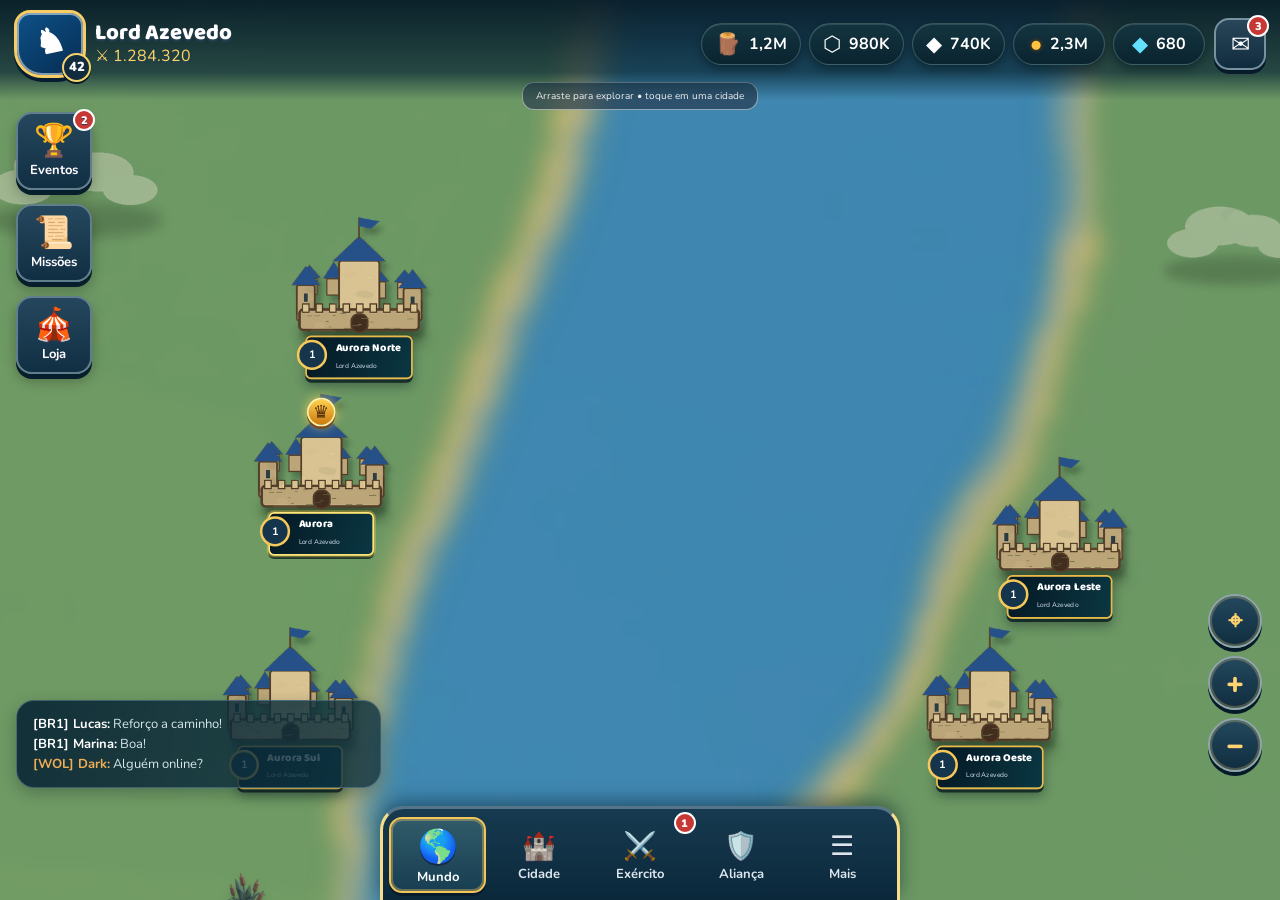
<file: index.html>
<!DOCTYPE html>
<html lang="pt-BR">
<head>
  <meta charset="UTF-8">
  <meta name="viewport" content="width=device-width, initial-scale=1, viewport-fit=cover">
  <meta name="theme-color" content="#79cceb">
  <title>Warlord — Reino de Valoria</title>
  <link rel="preconnect" href="https://fonts.googleapis.com">
  <link rel="preconnect" href="https://fonts.gstatic.com" crossorigin>
  <link href="https://fonts.googleapis.com/css2?family=Baloo+2:wght@600;700;800&amp;family=Nunito:wght@700;800;900&amp;display=swap" rel="stylesheet">
  <link rel="stylesheet" href="styles.css">
</head>
<body>
  <main class="game" aria-label="Mapa do reino de Valoria">
    <section class="world-viewport" id="world-viewport" aria-label="Mundo 3D interativo. Arraste para mover e use os controles para ampliar.">
      <div class="clouds" aria-hidden="true"><img src="assets/painted/cloud_01.webp" alt=""><img src="assets/painted/cloud_02.webp" alt=""></div>
      <div class="world" id="world">
        <div class="terrain">
          <canvas class="terrain-canvas" id="terrain-canvas" aria-hidden="true"></canvas>
          <div class="map-objects" id="map-objects" aria-hidden="true"></div>
          <div id="cities"></div>
          <div id="marches"></div>
        </div>
      </div>
      <p class="map-hint" id="map-hint">Arraste para explorar • toque em uma cidade</p>
    </section>

    <header class="top-hud" aria-label="Status do jogador">
      <button class="avatar hud-button" aria-label="Abrir perfil"><span class="wolf-mark">♞</span><i>42</i></button>
      <div class="player-summary"><strong>Lord Azevedo</strong><span>⚔ 1.284.320</span></div>
      <div class="resources" aria-label="Recursos">
        <button class="resource" aria-label="Madeira: 1,2 milhão"><span>🪵</span><b>1,2M</b></button>
        <button class="resource" aria-label="Pedra: 980 mil"><span>⬡</span><b>980K</b></button>
        <button class="resource metal" aria-label="Metal: 740 mil"><span>◆</span><b>740K</b></button>
        <button class="resource coins" aria-label="Moedas: 2,3 milhões"><span>●</span><b>2,3M</b></button>
        <button class="resource premium" aria-label="Gemas: 680"><span>◆</span><b>680</b></button>
      </div>
      <button class="round-button notification" aria-label="Mensagens, 3 novas">✉<i>3</i></button>
    </header>

    <nav class="side-actions" aria-label="Atalhos">
      <button class="action-button" data-toast="Eventos do reino"><span>🏆</span><b>Eventos</b><i>2</i></button>
      <button class="action-button" data-toast="Missões diárias"><span>📜</span><b>Missões</b></button>
      <button class="action-button" data-toast="Loja do reino"><span>🎪</span><b>Loja</b></button>
    </nav>

    <div class="zoom-controls" aria-label="Controles do mapa">
      <button id="zoom-in" aria-label="Aproximar">+</button>
      <button id="zoom-out" aria-label="Afastar">−</button>
      <button id="recenter" aria-label="Centralizar mapa">⌖</button>
    </div>

    <aside class="city-panel" id="city-panel" aria-live="polite" aria-hidden="true">
      <button class="close-panel" id="close-panel" aria-label="Fechar detalhes">×</button>
      <div class="city-crest" id="panel-crest">♜</div>
      <div class="city-copy">
        <span id="panel-owner">Aliança</span>
        <h2 id="panel-name">Cidade</h2>
        <p><b id="panel-level">Nível 1</b> · <span id="panel-troops">0 tropas</span></p>
      </div>
      <div class="city-actions">
        <button id="capital-action" hidden><span>♛</span><span id="capital-label">Mover centro</span></button>
        <button class="primary" id="attack-action"><span>⚔</span><span id="attack-label">Atacar</span></button>
        <button data-action="Batedor enviado"><span>🔭</span>Espionar</button>
      </div>
    </aside>

    <dialog class="attack-dialog" id="attack-dialog">
      <form method="dialog" id="attack-form">
        <button class="close-panel" value="cancel" aria-label="Cancelar ataque">×</button>
        <span class="dialog-kicker">ORDEM DE MARCHA</span>
        <h2><span id="attack-origin">Origem</span> → <span id="attack-target">Destino</span></h2>
        <label for="attack-troops">Tropas enviadas</label>
        <div class="troop-input"><input id="attack-troops" name="troops" type="number" min="1" step="1" required><button type="button" id="attack-max">MÁX.</button></div>
        <div class="attack-estimate"><span>Distância <b id="attack-distance">0</b></span><span>Chegada <b id="attack-duration">00:00</b></span></div>
        <p class="form-error" id="attack-error" role="alert"></p>
        <button class="confirm-attack" value="confirm">Confirmar ataque</button>
      </form>
    </dialog>

    <aside class="attack-alert" id="attack-alert" hidden><button id="focus-attack"><strong>⚠ ATAQUE RECEBIDO</strong><span id="alert-time">00:00</span></button></aside>

    <aside class="alliance-chat" aria-label="Conversa da aliança">
      <p><b>[BR1] Lucas:</b> Reforço a caminho!</p>
      <p><b>[BR1] Marina:</b> Boa!</p>
      <p><b class="enemy-chat">[WOL] Dark:</b> Alguém online?</p>
    </aside>

    <dialog class="battle-report" id="battle-report">
      <form method="dialog">
        <span class="dialog-kicker">RELATÓRIO DE BATALHA</span>
        <h2 id="report-result">VITÓRIA</h2>
        <div id="report-content"></div>
        <button class="confirm-attack">Voltar ao mapa</button>
      </form>
    </dialog>

    <nav class="bottom-nav" aria-label="Navegação principal">
      <button class="active"><span>🌎</span><b>Mundo</b></button>
      <button data-toast="Gestão da sua cidade"><span>🏰</span><b>Cidade</b></button>
      <button class="army-nav" data-toast="Exércitos em marcha"><span>⚔️</span><b>Exército</b><i>1</i></button>
      <button data-toast="Aliança Guardiões"><span>🛡️</span><b>Aliança</b></button>
      <button data-toast="Mais opções"><span>☰</span><b>Mais</b></button>
    </nav>
    <div class="toast" id="toast" role="status" aria-live="polite"></div>
  </main>
  <script src="battle-engine.js"></script>
  <script src="city-assets.js"></script>
  <script src="map-assets.js"></script>
  <script src="map-definition.js"></script>
  <script src="terrain-renderer.js"></script>
  <script src="world-state.js"></script>
  <script src="script.js"></script>
</body>
</html>
</file>
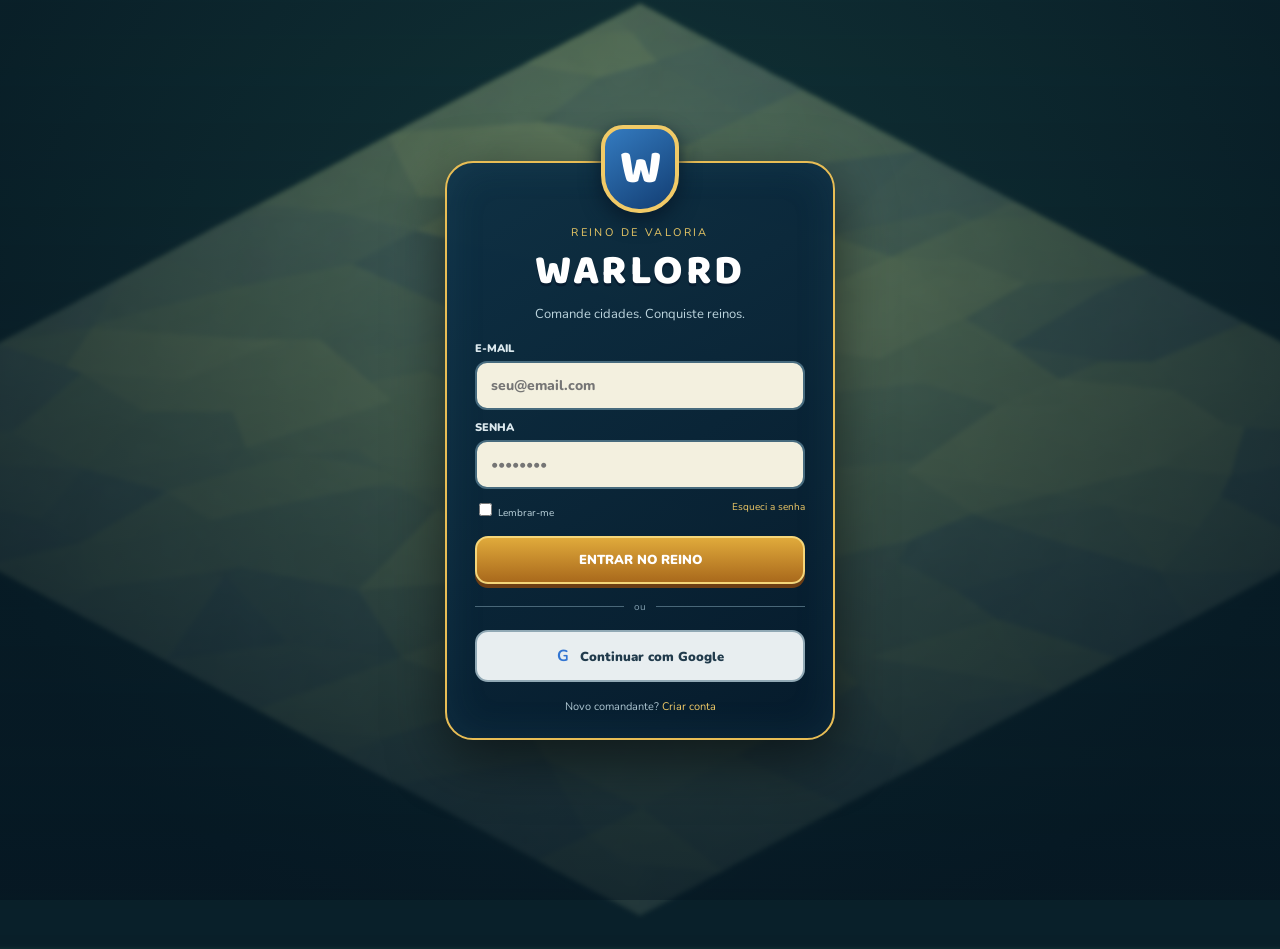
<file: login.html>
<!DOCTYPE html>
<html lang="pt-BR">
<head>
  <meta charset="UTF-8">
  <meta name="viewport" content="width=device-width,initial-scale=1,viewport-fit=cover">
  <title>Warlord — Entrar</title>
  <link rel="preconnect" href="https://fonts.googleapis.com">
  <link rel="preconnect" href="https://fonts.gstatic.com" crossorigin>
  <link href="https://fonts.googleapis.com/css2?family=Baloo+2:wght@700;800&amp;family=Nunito:wght@700;800;900&amp;display=swap" rel="stylesheet">
  <link rel="stylesheet" href="login.css">
</head>
<body>
  <main class="login-world">
    <div class="login-map" aria-hidden="true"></div>
    <section class="login-card" aria-labelledby="login-title">
      <div class="brand-crest">W</div>
      <p class="eyebrow">REINO DE VALORIA</p>
      <h1 id="login-title">WARLORD</h1>
      <p class="welcome">Comande cidades. Conquiste reinos.</p>
      <form>
        <label for="email">E-mail</label>
        <input id="email" type="email" placeholder="seu@email.com" autocomplete="email">
        <label for="password">Senha</label>
        <input id="password" type="password" placeholder="••••••••" autocomplete="current-password">
        <div class="form-links"><label><input type="checkbox"> Lembrar-me</label><a href="#">Esqueci a senha</a></div>
        <button class="login-button" type="submit">ENTRAR NO REINO</button>
        <div class="divider"><span>ou</span></div>
        <button class="google-button" type="button"><b>G</b> Continuar com Google</button>
      </form>
      <p class="signup">Novo comandante? <a href="#">Criar conta</a></p>
    </section>
  </main>
</body>
</html>
</file>
<file: styles.css>
:root { --ink:#263555; --cream:#fff8df; --gold:#ffc84a; --blue:#4076d9; --red:#e85a4f; }
* { box-sizing:border-box; }
html, body { height:100%; overflow:hidden; }
body { margin:0; color:var(--ink); font-family:"Nunito",sans-serif; background:#78cae8; user-select:none; }
button { color:inherit; font:inherit; -webkit-tap-highlight-color:transparent; }
.game { position:relative; width:100%; height:100%; min-height:560px; overflow:hidden; }

.world-viewport { position:absolute; inset:0; overflow:hidden; cursor:grab; touch-action:none; background:#315d46; }
.world-viewport.dragging { cursor:grabbing; }
.world-viewport::after { position:absolute; inset:0; pointer-events:none; content:""; background:radial-gradient(circle at 50% 42%,transparent 45%,rgba(10,35,42,.24) 100%),linear-gradient(90deg,rgba(19,68,81,.14),transparent 12% 88%,rgba(19,68,81,.14)),linear-gradient(0deg,rgba(19,48,31,.24),transparent 22%); }


.world { --pan-x:0px;--pan-y:20px;--zoom:.78;--world-width:1600px;--world-height:1200px;position:absolute; z-index:1; top:50%; left:50%; width:var(--world-width); height:var(--world-height); transform:translate(calc(-50% + var(--pan-x)),calc(-50% + var(--pan-y))) scale(var(--zoom)); transform-origin:center; transition:transform .12s ease-out; }
.dragging .world { transition:none; }


.city { position:absolute;z-index:4;left:var(--x);top:var(--y);width:190px;height:180px;padding:0;border:0;background:transparent;cursor:pointer;transform:translate(-50%,-50%); }
.city-label { position:absolute;z-index:8;top:132px;left:50%;min-width:142px;padding:6px 12px 6px 34px;border:2px solid #e6b84f;border-radius:10px;background:linear-gradient(100deg,rgba(7,29,43,.98),rgba(12,54,70,.95));box-shadow:0 5px 0 rgba(4,23,31,.55),0 8px 14px rgba(14,33,30,.4);color:white;text-align:left;transform:translateX(-50%);white-space:nowrap;pointer-events:none; }
.city-label strong { display:block;font:800 15px/1.1 "Baloo 2" }.city-label small { color:#d9e2f1;font-size:9px }.city-label small b{position:absolute;left:-12px;top:3px;display:inline-grid;width:36px;height:36px;margin-right:4px;border:3px solid #f2c65e;border-radius:50%;background:#17364b;color:#fff;place-items:center;font-size:13px}

.selection-ring { position:absolute;z-index:-1;left:50%;top:63%;width:128px;height:54px;border:7px solid #ffe066;border-radius:50%;opacity:0;box-shadow:0 0 0 7px rgba(255,213,69,.28),0 0 24px #fff18a;transform:translate(-50%,-50%);animation:pulse 1.4s infinite }
.city.selected .selection-ring{opacity:1}.city:focus-visible{outline:4px solid white;border-radius:20px}
@keyframes pulse{50%{transform:translate(-50%,-50%) scale(1.12);opacity:.65}}

.march{--march-color:#3979d2;position:absolute;z-index:6;inset:0;pointer-events:none;transform:translateZ(42px)}.march.hostile{--march-color:#dc403d}.march-path{position:absolute;top:var(--from-y);left:var(--from-x);width:var(--route-length);border-top:5px dashed var(--march-color);filter:drop-shadow(0 2px 0 rgba(255,255,255,.65));transform:rotate(var(--route-angle));transform-origin:left}.army{position:absolute;top:var(--army-y);left:var(--army-x);display:grid;width:45px;height:45px;border:3px solid #fff;border-radius:50%;background:var(--march-color);box-shadow:0 5px 0 color-mix(in srgb,var(--march-color),#000 30%);color:#fff;font-size:20px;place-items:center;transform:translate(-50%,-50%);animation:army-bob .8s ease-in-out infinite alternate}.army i{position:absolute;top:-16px;max-width:80px;padding:2px 6px;border-radius:7px;background:#273858;font-size:9px;font-style:normal;white-space:nowrap}.march-time{position:absolute;top:calc(var(--army-y) + 25px);left:var(--army-x);padding:2px 7px;border-radius:7px;background:#fff;color:var(--march-color);font-size:10px;font-weight:900;transform:translateX(-50%)}@keyframes army-bob{to{margin-top:-7px}}
.city.under-attack::after{position:absolute;top:55px;left:50%;z-index:9;color:#ffda55;font-size:42px;text-shadow:0 3px #8b251d;content:"✦";animation:impact .5s ease-out infinite}@keyframes city-hit{50%{margin-left:5px}}@keyframes impact{to{opacity:0;transform:translate(16px,-25px) scale(1.7)}}

.top-hud { position:absolute;z-index:20;top:0;left:0;display:flex;width:100%;align-items:center;gap:7px;padding:max(9px,env(safe-area-inset-top)) 10px 8px;background:linear-gradient(rgba(31,52,75,.86),rgba(31,52,75,.4),transparent);pointer-events:none }.top-hud button,.resources{pointer-events:auto}.avatar{position:relative;width:48px;height:48px;flex:none;border:3px solid #ffe585;border-radius:15px;background:linear-gradient(145deg,#6797e2,#3158a5);box-shadow:0 4px 0 #203f76;color:white;font:800 14px "Baloo 2"}.avatar span{position:absolute;right:-5px;bottom:-6px;width:23px;height:23px;border:2px solid white;border-radius:50%;background:#f1a72d;color:#5d3d13;font-size:10px;line-height:19px}.player-summary{color:white;text-shadow:0 2px 2px #294259}.player-summary strong,.player-summary span{display:block}.player-summary strong{font:800 13px "Baloo 2"}.player-summary span{font-size:9px;color:#ffe383}.resources{display:flex;margin-left:auto;gap:4px}.resource{display:flex;height:32px;align-items:center;gap:3px;padding:0 7px;border:2px solid rgba(255,255,255,.52);border-radius:12px;background:rgba(35,53,73,.82);box-shadow:0 3px 0 rgba(23,38,54,.6);color:#fff;font-size:10px}.resource span{font-size:14px}.resource.premium span{color:#7de7ff}.round-button{position:relative;width:38px;height:38px;border:2px solid #fff3c1;border-radius:13px;background:#43648a;box-shadow:0 4px 0 #263f61;font-size:16px}.notification i,.action-button i,.army-nav i{position:absolute;top:-5px;right:-5px;display:grid;min-width:18px;height:18px;padding:0 4px;border:2px solid white;border-radius:10px;background:#e84d42;color:#fff;font:900 9px/1 "Nunito";place-items:center}
.side-actions{position:absolute;z-index:19;top:100px;left:9px;display:grid;gap:10px}.action-button{position:relative;display:grid;width:55px;padding:6px 2px 5px;border:2px solid #fff0b5;border-radius:15px;background:linear-gradient(#6b8fbd,#385c8b);box-shadow:0 4px 0 #253f63;color:white;text-shadow:0 1px #273b57}.action-button span{font-size:22px;line-height:25px}.action-button b{font-size:8px}
.zoom-controls{position:absolute;z-index:19;right:9px;bottom:118px;display:grid;overflow:hidden;border:2px solid #fff3c8;border-radius:14px;box-shadow:0 4px 0 rgba(47,67,71,.48)}.zoom-controls button{width:39px;height:37px;border:0;border-bottom:1px solid #ad8748;background:linear-gradient(#fff9db,#e9c678);color:#594827;font-size:22px;font-weight:900}.zoom-controls button:last-child{border:0;font-size:19px}
.map-hint{position:absolute;z-index:10;top:82px;left:50%;margin:0;padding:6px 13px;border:1px solid rgba(255,255,255,.5);border-radius:12px;background:rgba(38,57,76,.68);color:white;font-size:10px;transform:translateX(-50%);transition:.2s}.map-hint.hidden{opacity:0}

.city-panel{position:absolute;z-index:25;right:12px;bottom:105px;left:12px;display:grid;grid-template-columns:58px 1fr;max-width:450px;margin:auto;padding:12px 12px 10px;border:3px solid #fff0bc;border-radius:22px;background:linear-gradient(145deg,#fff9df,#e5c47d);box-shadow:0 7px 0 #9c7139,0 14px 30px rgba(33,53,54,.3);opacity:0;pointer-events:none;transform:translateY(22px);transition:.25s}.city-panel.visible{opacity:1;pointer-events:auto;transform:translateY(0)}.close-panel{position:absolute;top:-12px;right:-8px;width:31px;height:31px;border:2px solid white;border-radius:50%;background:#d84d43;box-shadow:0 3px 0 #8c302e;color:white;font-size:21px;line-height:20px}.city-crest{display:grid;width:50px;height:50px;border:3px solid #fff5c5;border-radius:15px;background:#4275c4;box-shadow:0 4px 0 #284c89;color:white;font-size:27px;place-items:center}.city-crest::before{content:"♜"}.city-crest.tone-red{background:#d8584e}.city-crest.tone-green{background:#4b9b57}.city-crest.tone-gold{background:#df9428}.city-copy>span{color:#826741;font-size:9px;font-weight:900;text-transform:uppercase}.city-copy h2{margin:-3px 0 0;color:#334363;font:800 22px "Baloo 2"}.city-copy p{margin:-5px 0 0;font-size:10px}.city-actions{grid-column:1/-1;display:grid;grid-template-columns:repeat(3,1fr);gap:7px;margin-top:9px}.city-actions button{padding:7px 3px;border:2px solid #a2763f;border-radius:11px;background:#fff5d5;box-shadow:0 3px 0 #ae8046;color:#60472d;font-size:10px;font-weight:900}.city-actions span{margin-right:3px}.city-actions .primary{border-color:#922f2c;background:linear-gradient(#ee6657,#c73d38);box-shadow:0 3px 0 #872b29;color:#fff}
.bottom-nav{position:absolute;z-index:20;right:0;bottom:0;left:0;display:grid;grid-template-columns:repeat(5,1fr);height:83px;padding:7px 4px max(7px,env(safe-area-inset-bottom));border-top:3px solid #f8dc8d;background:linear-gradient(#3e5877,#283e5e);box-shadow:0 -4px 15px rgba(28,48,60,.28)}.bottom-nav button{position:relative;display:grid;align-content:center;justify-items:center;border:0;border-radius:13px;background:transparent;color:#dbe6ed}.bottom-nav span{font-size:23px;filter:drop-shadow(0 2px 0 #172b45)}.bottom-nav b{font-size:9px}.bottom-nav button.active{margin-top:-15px;border:2px solid #fff0b6;background:linear-gradient(#699add,#3a67a5);box-shadow:0 4px 0 #1f426e;color:white}.bottom-nav button.active span{font-size:29px}.bottom-nav button:active,.action-button:active,.zoom-controls button:active,.city-actions button:active{transform:translateY(2px);box-shadow:none}
.toast{position:absolute;z-index:50;top:90px;left:50%;max-width:80%;padding:9px 15px;border:2px solid #ffe8a0;border-radius:14px;background:#314a6c;box-shadow:0 4px 0 #1d334f;color:white;font-size:11px;font-weight:900;opacity:0;pointer-events:none;transform:translate(-50%,-12px);transition:.2s}.toast.visible{opacity:1;transform:translate(-50%,0)}

dialog{color:var(--ink);font-family:"Nunito",sans-serif}.attack-dialog,.battle-report{width:min(92vw,430px);padding:0;border:3px solid #fff0bc;border-radius:23px;background:linear-gradient(145deg,#fff9df,#e5c47d);box-shadow:0 9px 0 #8b6234,0 20px 55px rgba(22,35,50,.55)}dialog::backdrop{background:rgba(25,40,52,.56);backdrop-filter:blur(2px)}.attack-dialog form,.battle-report form{position:relative;padding:24px 20px 20px}.dialog-kicker{color:#9b5c27;font-size:10px;font-weight:900;letter-spacing:.12em}.attack-dialog h2,.battle-report h2{margin:2px 0 16px;font:800 22px "Baloo 2"}.attack-dialog label{display:block;margin-bottom:5px;font-size:11px;font-weight:900}.troop-input{display:flex}.troop-input input{min-width:0;flex:1;padding:11px;border:2px solid #aa7b43;border-radius:12px 0 0 12px;background:#fffdf1;font:900 17px "Nunito"}.troop-input button{border:2px solid #8b5b2b;border-left:0;border-radius:0 12px 12px 0;background:#d9a64e;font-size:10px;font-weight:900}.attack-estimate{display:grid;grid-template-columns:1fr 1fr;gap:8px;margin:12px 0}.attack-estimate span{padding:9px;border-radius:11px;background:rgba(255,255,255,.55);font-size:10px}.attack-estimate b{display:block;font-size:14px}.form-error{min-height:18px;margin:0;color:#aa302e;font-size:10px;font-weight:900}.confirm-attack{width:100%;padding:11px;border:2px solid #8e2f2a;border-radius:12px;background:linear-gradient(#ef6758,#c94038);box-shadow:0 4px 0 #852c28;color:#fff;font-weight:900}.battle-report h2.victory{color:#27804a}.battle-report h2.defeat{color:#b53532}.battle-report dl{display:grid;grid-template-columns:1fr auto;gap:6px;margin:12px 0;padding:12px;border-radius:12px;background:rgba(255,255,255,.55);font-size:11px}.battle-report dd{margin:0;font-weight:900}.battle-report p{margin:0}.battle-report>form>strong{display:block;margin-bottom:14px;text-align:center}.attack-alert{position:absolute;z-index:24;top:87px;left:50%;transform:translateX(-50%)}.attack-alert button{padding:8px 14px;border:2px solid white;border-radius:13px;background:#c83d36;box-shadow:0 4px 0 #852c28;color:white}.attack-alert strong,.attack-alert span{display:block}.attack-alert span{font-size:11px;text-align:center}.city-actions button:disabled{filter:grayscale(.7);opacity:.55}

@media (max-width:600px){.player-summary{display:none}.resources{gap:2px}.resource{padding:0 5px}.world{top:49%}.city{transform:translate(-50%,-50%) scale(.92)}.city-panel{bottom:102px}}
@media (min-width:700px){.city-panel{right:20px;bottom:105px;left:auto;width:390px}.side-actions{top:105px;left:16px}.zoom-controls{right:18px}.bottom-nav{right:50%;left:50%;width:520px;border:3px solid #f8dc8d;border-bottom:0;border-radius:24px 24px 0 0;transform:translateX(-50%)}}
@media (prefers-reduced-motion:reduce){*,*::before,*::after{animation:none!important;transition:none!important}}

/* Premium kingdom HUD — uses the illustrated world asset as the playable canvas. */
.top-hud{gap:9px;padding:max(10px,env(safe-area-inset-top)) 14px 22px;background:linear-gradient(180deg,rgba(7,28,41,.96),rgba(10,40,53,.72) 72%,transparent)}
.avatar{width:72px;height:68px;border-color:#f8cd64;border-radius:16px 16px 28px 28px;background:linear-gradient(145deg,#0d5188,#062c51);box-shadow:0 4px 0 #071e31,0 0 0 2px rgba(255,255,255,.5) inset}
.avatar .wolf-mark{position:static;display:grid;width:auto;height:auto;border:0;border-radius:0;background:none;color:white;font-size:34px;line-height:1;place-items:center;transform:rotate(-12deg)}
.avatar i{position:absolute;right:-8px;bottom:-7px;display:grid;width:29px;height:29px;border:2px solid #f7d36d;border-radius:50%;background:#102c3e;box-shadow:0 2px 0 #061824;color:white;font:900 13px/1 "Nunito";place-items:center}
.player-summary{min-width:170px}.player-summary strong{font-size:22px;line-height:1.1}.player-summary span{font-size:16px;color:#ffd462}
.resources{gap:8px}.resource{height:42px;min-width:92px;justify-content:center;gap:8px;padding:0 13px;border:1px solid rgba(178,222,220,.25);border-radius:22px;background:linear-gradient(180deg,rgba(20,53,64,.96),rgba(10,35,46,.96));box-shadow:0 4px 8px rgba(3,18,24,.45),inset 0 1px rgba(255,255,255,.12);font-size:16px}.resource span{font-size:21px}.resource.coins span{color:#ffc342;text-shadow:0 0 4px #8d4c00}.resource.premium span{color:#65dfff}
.round-button{width:52px;height:52px;border-color:#7892a0;border-radius:15px;background:linear-gradient(#29465a,#112c3e);box-shadow:0 4px 0 #071b2a;color:white;font-size:23px}
.notification i,.action-button i,.army-nav i{min-width:22px;height:22px;border-radius:12px;background:#c73835;font-size:11px}
.side-actions{top:112px;left:16px;gap:14px}.action-button{width:76px;min-height:78px;padding:9px 4px 7px;border-color:#617e8e;border-radius:16px;background:linear-gradient(#25475d,#112f43);box-shadow:0 5px 0 #071e2c,0 7px 13px rgba(0,0,0,.28)}.action-button span{font-size:32px;line-height:36px}.action-button b{font-size:13px}
.zoom-controls{right:18px;bottom:128px;gap:8px;overflow:visible;border:0;box-shadow:none}.zoom-controls button{width:54px;height:54px;border:2px solid #8fa6ad!important;border-radius:50%;background:linear-gradient(#23485d,#102d3f);box-shadow:0 4px 0 #061b29,0 0 0 2px rgba(255,210,100,.25) inset;color:#ffd272;font-size:30px}.zoom-controls button:last-child{order:-1;font-size:25px}
.bottom-nav{height:94px;padding-top:8px;border-top-color:#567487;background:linear-gradient(#173a50,#0b283b);box-shadow:0 -5px 18px rgba(5,24,34,.46)}.bottom-nav button.active{margin:0 2px;border-color:#f4c65a;background:linear-gradient(#315b69,#173e52);box-shadow:0 0 0 2px rgba(255,210,94,.35) inset,0 3px 0 #081d2b}.bottom-nav span{font-size:27px}.bottom-nav b{font-size:13px}.bottom-nav button.active span{font-size:32px}
.city-label{border-color:#e6b84f;border-radius:7px;background:linear-gradient(100deg,rgba(5,25,37,.98),rgba(11,52,65,.97));box-shadow:0 4px 0 rgba(4,19,28,.7),0 8px 14px rgba(8,25,27,.4)}
.city-panel{right:24px;bottom:112px;left:auto;width:min(560px,calc(100% - 48px));max-width:none;grid-template-columns:76px 1fr;padding:16px;border:2px solid #e6c267;background:linear-gradient(145deg,rgba(20,57,76,.97),rgba(8,34,50,.98));box-shadow:0 6px 0 #071c29,0 14px 30px rgba(5,20,30,.45);color:white}.city-crest{width:64px;height:64px}.city-copy>span{color:#79bde1}.city-copy h2{color:white;font-size:25px}.city-copy p{color:#bdd1dc;font-size:12px}.city-actions button{padding:10px 4px;border-color:#3c82b5;background:linear-gradient(#2476b7,#155388);box-shadow:0 3px 0 #092f50;color:white;font-size:13px}.city-actions .primary{border-color:#ef7b6d;background:linear-gradient(#d85148,#a92f2d)}
.alliance-chat{position:absolute;z-index:18;bottom:112px;left:16px;width:365px;padding:12px 16px;border:1px solid rgba(122,164,180,.4);border-radius:18px;background:linear-gradient(100deg,rgba(11,39,53,.92),rgba(14,49,63,.78));box-shadow:0 5px 16px rgba(3,21,29,.28);color:#d8e6ec;font-size:13px;pointer-events:none}.alliance-chat p{margin:2px 0}.alliance-chat b{color:white}.alliance-chat .enemy-chat{color:#efad54}
.terrain{filter:saturate(1.12) contrast(1.03)}

@media (max-width:900px){.top-hud{padding-right:10px}.player-summary{min-width:130px}.player-summary strong{font-size:17px}.player-summary span{font-size:12px}.resource{min-width:70px;padding:0 8px;font-size:12px}.resource.metal,.resource.coins{display:none}.alliance-chat{width:330px}}
@media (max-width:600px){.top-hud{gap:5px;padding:8px}.avatar{width:52px;height:52px}.avatar .wolf-mark{font-size:25px}.avatar i{width:24px;height:24px;font-size:10px}.player-summary{display:none}.resources{gap:3px}.resource{height:34px;min-width:0;padding:0 7px;font-size:10px}.resource span{font-size:15px}.round-button{width:40px;height:40px}.side-actions{top:88px;left:8px;gap:10px}.action-button{width:59px;min-height:61px;padding:5px 2px}.action-button span{font-size:24px;line-height:28px}.action-button b{font-size:9px}.zoom-controls{right:9px;bottom:108px}.zoom-controls button{width:42px;height:42px;font-size:24px}.alliance-chat{display:none}.bottom-nav{height:83px}.bottom-nav b{font-size:9px}.city-panel{right:10px;bottom:98px;width:calc(100% - 20px)}}

/* Continuous terrain canvas; the logical grid remains in data only. */
.terrain{position:absolute;inset:0;overflow:hidden;background:#507f25;filter:saturate(1.04) contrast(1.02)}
.terrain-canvas{position:absolute;inset:0;width:100%;height:100%;pointer-events:none}.map-objects{position:absolute;inset:0;overflow:hidden;pointer-events:none}.map-object{position:absolute;display:block;max-width:none;object-fit:contain;user-select:none}.map-object{filter:drop-shadow(0 8px 6px rgba(24,39,25,.22))}
.clouds{position:absolute;inset:0;z-index:2;overflow:hidden;pointer-events:none}.clouds img{position:absolute;width:220px;opacity:.56;filter:blur(.3px);animation:cloud-drift 22s ease-in-out infinite alternate}.clouds img:first-child{top:11%;left:-35px}.clouds img:last-child{top:19%;right:-45px;width:180px;animation-delay:-9s}@keyframes cloud-drift{to{transform:translateX(42px)}}
.city{z-index:6;width:190px;height:184px}.castle-art{position:absolute;top:-6px;left:0;width:100%;height:auto;filter:drop-shadow(5px 8px 3px rgba(24,39,25,.3));pointer-events:none}.city-label{top:142px;min-width:126px}.city-label strong{font-size:13px}.city-label small{font-size:8px}
.capital-mark{position:absolute;z-index:9;top:6px;left:50%;display:grid;width:34px;height:34px;border:2px solid #fff1a7;border-radius:50%;background:linear-gradient(#f9cf55,#c97a16);box-shadow:0 3px 0 #7b4918,0 0 14px rgba(255,218,91,.75);color:#53320e;font-size:21px;line-height:1;place-items:center;transform:translateX(-50%);pointer-events:none}.city.capital .city-label{border-color:#ffe27b;box-shadow:0 0 0 2px rgba(255,212,77,.35),0 4px 0 rgba(4,19,28,.7)}
.city.selected .castle-art{filter:drop-shadow(0 0 10px #fff2a1) drop-shadow(5px 8px 3px rgba(24,39,25,.3))}.selection-ring{top:70%;width:158px;height:62px}
.march{z-index:20000}.march-path{border-top-width:3px;opacity:.72}.army{width:76px;height:82px;border:0;border-radius:0;background:none;box-shadow:none}.army img{width:76px;height:auto}.army i{top:-5px}.march-time{top:calc(var(--army-y) + 38px)}
.city.under-attack .castle-art{animation:city-hit .25s linear 12;filter:drop-shadow(0 0 12px #ff723f)}
</file>
<file: login.css>
:root{font-family:"Nunito",sans-serif;color:#fff}*{box-sizing:border-box}html,body{height:100%;margin:0}body{overflow:hidden;background:#173b3b}.login-world{position:relative;display:grid;min-height:100%;place-items:center;padding:24px}.login-map{position:absolute;inset:-30px;background:linear-gradient(rgba(4,27,40,.3),rgba(4,21,35,.72)),url("assets/terrain/grass/terrain_grass_01.png") center/cover;filter:blur(2px);transform:scale(1.04)}.login-world::after{position:absolute;inset:0;background:radial-gradient(circle at 50% 35%,transparent 0 20%,rgba(3,17,29,.52) 80%);content:""}.login-card{position:relative;z-index:1;width:min(100%,390px);padding:28px 28px 24px;border:2px solid #e8bd55;border-radius:28px;background:linear-gradient(145deg,rgba(12,46,67,.96),rgba(5,26,43,.97));box-shadow:0 18px 55px rgba(0,0,0,.55),inset 0 0 40px rgba(70,151,178,.12);text-align:center}.brand-crest{display:grid;width:78px;height:88px;margin:-66px auto 12px;border:4px solid #f1ca67;border-radius:22px 22px 38px 38px;background:linear-gradient(145deg,#347bc0,#123d72);box-shadow:0 8px 20px #071b2c;color:#fff;font:800 48px "Baloo 2";place-items:center}.eyebrow{margin:0;color:#eac865;font-size:11px;letter-spacing:.22em}.login-card h1{margin:-2px 0 0;font:800 42px "Baloo 2";letter-spacing:.06em;text-shadow:0 3px #071d31}.welcome{margin:0 0 18px;color:#bcd4dd;font-size:13px}form{text-align:left}form>label{display:block;margin:10px 0 5px;color:#dce9ee;font-size:11px;font-weight:900;text-transform:uppercase}input[type=email],input[type=password]{width:100%;padding:13px 14px;border:2px solid #476b7e;border-radius:12px;background:#f3f0df;color:#19364b;font:800 14px "Nunito";outline:none}.form-links{display:flex;justify-content:space-between;margin:11px 0 16px;color:#bcd4dd;font-size:10px}.form-links input{accent-color:#e7b943}.login-card a{color:#f1ca67;text-decoration:none}.login-button,.google-button{width:100%;padding:13px;border-radius:13px;font:900 13px "Nunito"}.login-button{border:2px solid #f5d679;background:linear-gradient(#e0aa3b,#a9691c);box-shadow:0 4px 0 #6d3e14;color:#fff}.divider{display:flex;align-items:center;gap:10px;margin:16px 0;color:#809dad;font-size:10px}.divider::before,.divider::after{height:1px;flex:1;background:#496778;content:""}.google-button{border:2px solid #91a9b5;background:#e8eef0;color:#213b4c}.google-button b{margin-right:7px;color:#3275d2;font-size:16px}.signup{margin:17px 0 0;color:#adc5d0;font-size:11px}@media(max-height:700px){.login-card{padding-top:18px;transform:scale(.9)}.brand-crest{margin-top:-54px}}
</file>
